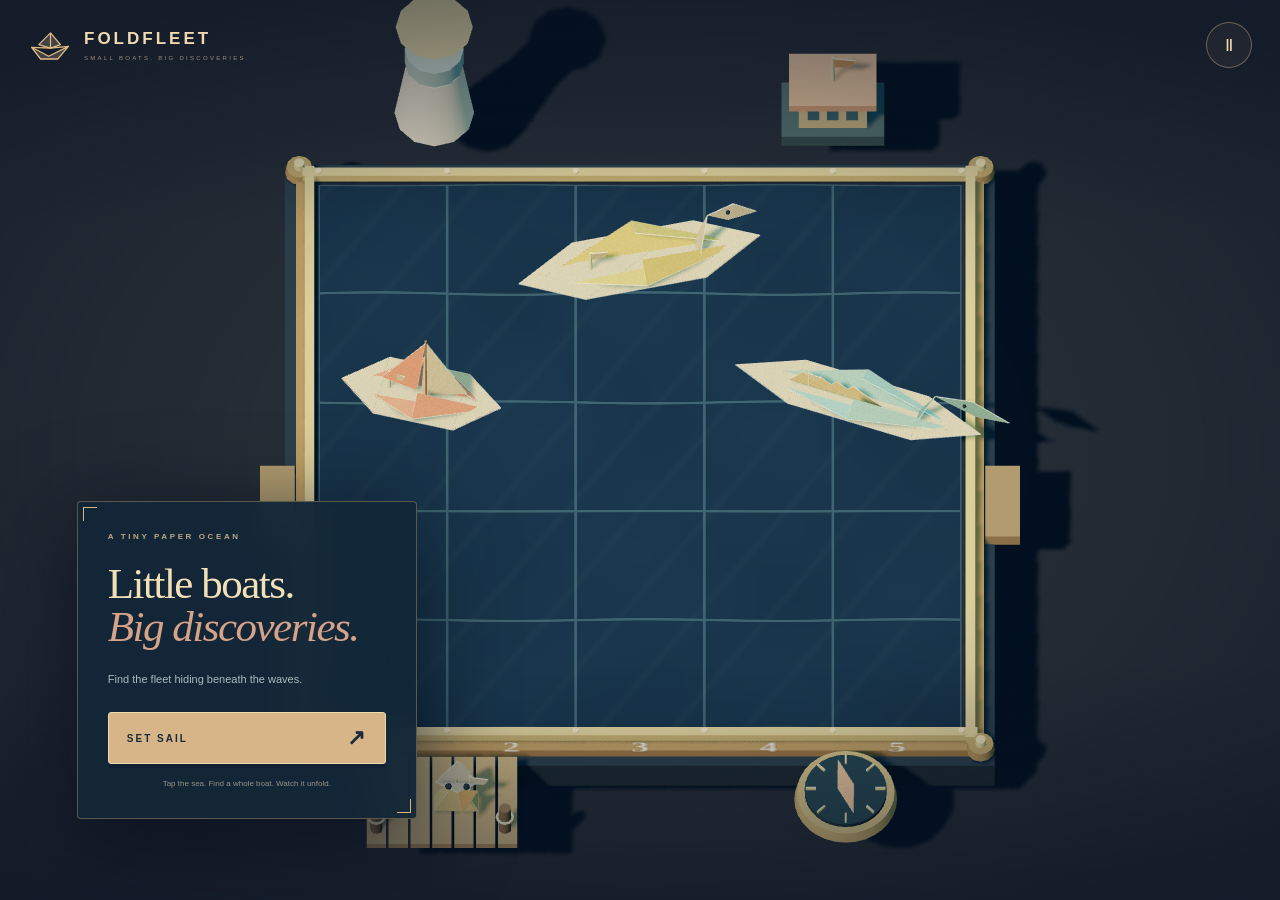
<file: index-source.html>
<!doctype html><html lang="en"><head><meta charset="utf-8"><meta name="viewport" content="width=device-width,initial-scale=1,viewport-fit=cover,user-scalable=no"><meta name="theme-color" content="#101c2f"><meta name="description" content="Find a lost fleet of tiny folded boats. Tap the sea, follow the folds, and watch a whole paper harbour come to life."><title>FOLDFLEET — Small boats, big discoveries</title><link rel="icon" href="icon.svg"><link rel="stylesheet" href="style.css"></head><body>
<main id="game"><canvas id="world" aria-label="A three dimensional paper harbour and hidden fleet chart"></canvas><div id="shadeArt"></div><div id="flash"></div><header><div class="brand"><svg viewBox="0 0 50 36" aria-hidden="true"><path d="m4 20 19 10 22-11-12 14H14Zm8-3 13-13 11 13-11 4Z"/><path d="M25 4v17M4 20l21 1 20-2"/></svg><span>FOLDFLEET<small>SMALL BOATS. BIG DISCOVERIES.</small></span></div><button id="pause" aria-label="Pause" class="iconButton">Ⅱ</button></header>
<section id="goal"><small id="place">THE LITTLE HARBOUR</small><div><h2 id="task">Find 2 paper boats</h2><span id="progressText">0 / 2</span></div></section><div id="hitGrid" aria-label="Search the sea chart" hidden></div><div id="toast" role="status"></div><div id="intro"><small id="introNumber">01</small><strong id="introName">First Light</strong></div>
<footer id="controls" hidden><div id="fleet" aria-label="Fleet progress"></div><button id="ping" aria-label="Sonar hint"><span>◎</span><b>PING</b><small id="charges">● ●</small></button><p id="hint">Tap a ripple. Follow the folds.</p></footer>
<section id="welcome" class="paperCard"><div class="eyebrow">A TINY PAPER OCEAN</div><h1>Little boats.<br><em>Big discoveries.</em></h1><p>Find the fleet hiding beneath the waves.</p><button id="play" class="primary">SET SAIL <span>↗</span></button><small>Tap the sea. Find a whole boat. Watch it unfold.</small></section>
<section id="result" class="paperCard" hidden><div class="eyebrow" id="resultCove">FIRST LIGHT</div><h1>All aboard.</h1><div id="rating">★★★</div><div class="resultStats"><span><b id="found">2</b>BOATS</span><span><b id="misses">0</b>WATER</span><span><b id="score">100</b>POINTS</span></div><p id="resultNote">A little fleet, beautifully found.</p><button id="next" class="primary">NEXT COVE <span>↗</span></button><button id="replay" class="textButton">One more voyage</button></section>
<div id="veil" hidden><section id="menu" class="paperCard"><div class="eyebrow">THE CHART ROOM</div><h1>A quiet harbour.</h1><div id="coveMenu"></div><div class="menuRow"><button id="sound">Sound on</button><span id="starCount">★ 0 / 18</span></div><div class="collection"><span>FLEET JOURNAL</span><div id="journal"></div></div><div id="seals"></div><p id="hostRewards" hidden></p><button id="resume" class="primary">BACK TO THE SEA <span>↗</span></button><button id="restart" class="textButton">Restart this cove</button><details><summary>How to play & credits</summary><p>Tap unsearched squares to find the whole paper fleet. A hit reveals a piece. Follow its neighbours to finish the boat. Finished boats reveal surrounding empty water. Two optional Pings reveal a helpful ripple. No timer or game-over penalty. Stars: finish, stay within the water budget, and use no Pings. Six / twelve stars unlock Coral / Gold seals.</p><p>Core adapted from Battleship by Harmeet Matharoo, MIT. Three.js, MIT. Original models, presentation and audio. Keyboard: Tab and Enter select tiles; Escape pauses.</p></details></section></div>
<section id="error" class="paperCard" hidden><h1>A small detour.</h1><p id="errorText">This harbour needs a current WebGL browser.</p><button class="primary" onclick="location.reload()">TRY AGAIN</button></section><noscript>This game requires JavaScript and WebGL.</noscript></main><script type="module" src="app.mjs"></script></body></html>
</file>
<file: style.css>
*{box-sizing:border-box;-webkit-tap-highlight-color:transparent}html,body{margin:0;width:100%;height:100%;overflow:hidden;background:#101c2f;color:#f4e6c8;font-family:Arial,Helvetica,sans-serif;overscroll-behavior:none}button{font:inherit;cursor:pointer;color:inherit;border:0;touch-action:manipulation}button:focus-visible,summary:focus-visible{outline:2px solid #f4ce88;outline-offset:3px}button:active{filter:brightness(1.2)}[hidden]{display:none!important}#game{position:relative;width:100%;height:100%;height:100dvh;isolation:isolate;overflow:hidden}#world{display:block;width:100%;height:100%;touch-action:none}#shadeArt{position:absolute;inset:0;pointer-events:none;background:radial-gradient(ellipse,transparent 43%,#080e1f66),linear-gradient(#09132460,transparent 25%,transparent 74%,#09132460)}header{position:absolute;top:max(22px,env(safe-area-inset-top));left:max(28px,env(safe-area-inset-left));right:max(28px,env(safe-area-inset-right));display:flex;align-items:center;justify-content:space-between;z-index:4}.brand{display:flex;align-items:center;gap:11px;font-size:17px;font-weight:700;letter-spacing:3px;color:#f0d8b0}.brand svg{width:45px;height:35px;fill:#b8aa8a44;stroke:#e2ba83;stroke-width:1.4;stroke-linejoin:round}.brand small{display:block;font-size:6px;letter-spacing:2.3px;margin-top:6px;font-weight:400;opacity:.6}.iconButton{background:#f0d8b00d;width:46px;height:46px;border:1px solid #d7bc8c66;border-radius:50%;backdrop-filter:blur(8px);font-size:17px;color:#f0d8b0}#goal{position:absolute;left:30px;top:105px;pointer-events:none;z-index:2}#goal small{font-size:8px;letter-spacing:2.5px;color:#c2bda9}#goal>div{display:flex;align-items:center;gap:18px;margin-top:6px}#goal h2{font:400 23px Georgia,serif;margin:0;letter-spacing:-.5px}#progressText{border-left:1px solid #d1bf9255;padding-left:15px;font-size:12px;color:#dbbf90}#hitGrid{position:absolute;inset:0;pointer-events:none;z-index:2}.cell{position:absolute;padding:0;pointer-events:auto;background:transparent;border:1px solid transparent;color:transparent;min-width:44px;min-height:44px;transform:translate(-50%,-50%);border-radius:5px;touch-action:manipulation}.cell:hover{background:#faf3d40c;border-color:#faf3d422}.cell:focus-visible{background:#faf3d420;outline-offset:-3px;outline:2px solid #f0cb89}.cell.hint{border-color:#f7ce87aa;box-shadow:inset 0 0 18px #f9d88b22,0 0 14px #efd49533;animation:soft 1.5s ease-in-out infinite}.cell.hint::after{content:'◎';position:absolute;inset:0;display:grid;place-items:center;color:#f1cf8b;font-size:26px;text-shadow:0 0 10px #ffdc98aa}.cell.near:not(:disabled){border-color:#e8b69d66;background:#f8d3a90a}.cell:disabled{pointer-events:none}#toast{position:absolute;left:50%;top:21%;transform:translate(-50%,8px);border:1px solid #f0d9ac77;background:#172f42ed;color:#f0d9ac;padding:10px 20px;font-family:Georgia,serif;font-style:italic;font-size:16px;border-radius:3px;opacity:0;transition:.2s;white-space:nowrap;z-index:4;pointer-events:none}#toast.show{opacity:1;transform:translate(-50%,0)}#intro{position:absolute;left:50%;top:45%;transform:translate(-50%,-50%);text-align:center;pointer-events:none;opacity:0;transition:opacity .35s;z-index:3}#intro.show{opacity:1}#intro small{display:block;font-size:10px;letter-spacing:5px;color:#e2bf83;margin-bottom:8px}#intro strong{font:italic 40px Georgia,serif;color:#f2dfb9;text-shadow:0 5px 30px #071321}#controls{position:absolute;bottom:max(27px,env(safe-area-inset-bottom));left:50%;transform:translateX(-50%);width:min(370px,92vw);display:flex;align-items:center;justify-content:center;gap:15px;z-index:3;pointer-events:none}#fleet{display:flex;gap:8px;pointer-events:none}.boatCard{height:67px;min-width:45px;padding:5px 5px 7px;border-top:1px solid #e3c59433;text-align:center;color:#c6b99b;transition:.3s}.boatCard svg{width:41px;height:31px;fill:#e3c59433;stroke:#bcae8e;stroke-width:1.2}.boatCard.done{color:#ffe2a6;border-color:#f3d29c}.boatCard.done svg{fill:#e3c59499;stroke:#ffe2a6}.pips{font-size:8px;letter-spacing:3px;white-space:nowrap;color:#5a7d87}.pips .lit{color:#ffdf9a}#ping{pointer-events:auto;background:#d6c08b0b;min-width:56px;height:68px;border:1px solid #c8b48666;border-radius:6px;padding:5px 9px;display:flex;flex-direction:column;align-items:center;gap:2px;backdrop-filter:blur(8px);box-shadow:0 4px 24px #0001}#ping>span{font-size:25px;line-height:27px;color:#e4c692}#ping b{font-size:7px;letter-spacing:2px}#ping small{font-size:6px;color:#8ed3d2;letter-spacing:3px}#ping:disabled{opacity:.4;cursor:default}#hint{position:absolute;top:74px;left:50%;transform:translateX(-50%);margin:0;color:#9eadae;font-size:9px;letter-spacing:.3px;white-space:nowrap}#flash{position:absolute;inset:0;pointer-events:none;background:#fff4d1;opacity:0;z-index:6}.paperCard{position:absolute;background:#122738f5;border:1px solid #b79a6870;color:#ead9b8;padding:30px;box-shadow:0 18px 90px #030b18aa;backdrop-filter:blur(16px);border-radius:4px}.paperCard::before,.paperCard::after{content:'';position:absolute;width:13px;height:13px;pointer-events:none;border:1px solid #d9b77d}.paperCard::before{top:5px;left:5px;border-bottom:0;border-right:0}.paperCard::after{bottom:5px;right:5px;border-top:0;border-left:0}.eyebrow{font-size:8px;letter-spacing:2.6px;font-weight:600;color:#bda884}h1{font:400 43px/.99 Georgia,serif;letter-spacing:-1.5px;margin:22px 0;color:#f3dfb8}h1 em{color:#d6a388;font-weight:400}p{font-size:11px;line-height:1.7;color:#aabcbf}.primary{display:flex;justify-content:space-between;align-items:center;gap:14px;background:#d7b589;color:#172b3b;min-height:49px;width:100%;padding:14px 18px;border:1px solid #f1d7ac;letter-spacing:2px;font-size:10px;font-weight:800;border-radius:3px;margin-top:23px;box-shadow:0 4px 0 #030e1822}.primary>span{font-size:22px;line-height:1}#welcome{left:6%;bottom:9%;width:340px}#welcome>small{display:block;margin-top:15px;font-size:8px;text-align:center;opacity:.6}#result{right:6%;bottom:7%;width:330px;text-align:center}#result h1{margin:14px 0;font-size:39px}#rating{color:#e7c590;font-size:37px;letter-spacing:7px;margin:12px 0}.resultStats{display:flex;justify-content:space-around}.resultStats span{font-size:8px;letter-spacing:2px;color:#a2adad}.resultStats b{display:block;color:#f0d7aa;font-size:21px;letter-spacing:0;margin:6px 0}#resultNote{font-family:Georgia,serif;font-style:italic;font-size:12px;margin:15px 0 0;color:#b9b6a4}.textButton{background:transparent;padding:14px 8px;min-height:44px;font-size:10px;color:#b5b8ac}#veil{position:absolute;inset:0;background:#06121edb;display:grid;place-items:center;backdrop-filter:blur(7px);z-index:10}#menu{position:relative;width:min(390px,92vw);max-height:91dvh;overflow:auto;padding:26px}#menu h1{font-size:31px;margin:14px 0 19px}#coveMenu{display:grid;grid-template-columns:repeat(3,1fr);gap:7px}#coveMenu button{background:#debd8220;border:1px solid #d6bd8240;min-height:54px;min-width:44px;border-radius:4px;font:italic 11px Georgia,serif;padding:10px 4px;color:#dfc79e}#coveMenu b{display:block;letter-spacing:3px;font:10px Arial,sans-serif;margin-top:6px;color:#d7b98b}#coveMenu button:disabled{opacity:.3;cursor:default}#coveMenu .current{border-color:#e6c696;background:#d8bb823d}.menuRow{display:flex;align-items:center;justify-content:space-between;margin:17px 0 0;font-size:11px}.menuRow button{min-height:44px;min-width:90px;border:1px solid #b8b48e44;background:#172f40;border-radius:3px;font-size:10px}.collection{border-top:1px solid #b8a57733;margin-top:18px;padding-top:13px;text-align:center}.collection>span{font-size:7px;letter-spacing:2px;color:#bda884}#journal{display:flex;justify-content:center;gap:20px;margin-top:9px}#journal svg{width:45px;height:34px;fill:#baa47855;stroke:#ead7b0;stroke-width:1.1;opacity:.25}#journal svg.found{opacity:1}#seals{display:flex;justify-content:center;gap:16px;margin-top:20px}#seals button{width:44px;height:44px;border-radius:50%;background:#e9d8ab;box-shadow:inset 0 0 0 4px #0001,0 0 0 1px #fff3;color:#24313a;font-size:15px}#seals .selected{outline:2px solid #f2d797;outline-offset:4px}#seals button:disabled{opacity:.25}#hostRewards{font-size:9px;text-align:center;color:#c8b291;margin-bottom:0}details{margin-top:12px;color:#b7b7a3;font-size:9px}details p{font-size:9px}#error{left:50%;top:50%;transform:translate(-50%,-50%);width:min(360px,91vw);z-index:20}#error h1{font-size:32px}#error p{overflow-wrap:anywhere}
@keyframes soft{50%{box-shadow:inset 0 0 22px #ffdc9a33,0 0 22px #edc98266;border-color:#ffe0a9}}
@media(max-width:600px){header{top:max(17px,env(safe-area-inset-top));left:18px;right:18px}.brand{font-size:14px;letter-spacing:2px;gap:7px}.brand svg{width:31px;height:30px}.brand small{font-size:5px;letter-spacing:1.5px}.iconButton{width:44px;height:44px}#goal{top:82px;left:20px}#goal small{font-size:7px;letter-spacing:2px}#goal h2{font-size:19px}#goal>div{gap:12px}#progressText{font-size:10px;padding-left:12px}#welcome{left:18px;bottom:22px;width:calc(100% - 36px);padding:23px}#welcome h1{font-size:36px;line-height:1.02;margin:14px 0}#welcome h1 br{display:none}#welcome h1 em{margin-left:6px}#welcome p{font-size:10px;margin:12px 0}.primary{margin-top:17px}#welcome>small{font-size:7px;margin-top:12px}#result{right:18px;left:18px;bottom:22px;width:auto;padding:23px}#result h1{font-size:34px}#result .primary{margin-top:17px}#toast{font-size:14px;top:23%}#intro strong{font-size:31px}#controls{bottom:max(34px,env(safe-area-inset-bottom));gap:12px}#controls .boatCard{min-width:38px;padding:5px 1px}#controls .boatCard svg{width:37px}#fleet{gap:4px}#ping{min-width:51px}#menu{padding:22px}}
@media(max-height:600px) and (max-width:600px){#goal{top:72px}#goal h2{font-size:17px}#goal small{font-size:6px}#controls{bottom:28px}.boatCard{height:55px}#controls .boatCard svg{height:26px}#ping{height:57px}#hint{top:62px;font-size:8px}#welcome{padding:20px;bottom:18px}#welcome h1{font-size:30px}#welcome p{margin:8px 0}#welcome .eyebrow{font-size:7px}#result{padding:18px;bottom:18px}#result h1{margin:9px 0}#rating{font-size:29px;margin:8px 0}}
@media(max-height:500px) and (min-width:601px){header{top:12px;left:17px;right:17px}.brand small{display:none}#goal{top:68px;left:20px}#goal h2{font-size:19px}#controls{left:auto;right:22px;transform:none;width:auto;bottom:32px;flex-direction:column}#fleet{gap:4px}.boatCard{min-width:32px;height:48px;padding:0}.boatCard svg{width:31px;height:23px}#ping{min-width:50px;height:58px}#hint{display:none}#welcome,#result{left:20px;right:auto;bottom:20px;width:290px;padding:20px}#welcome h1{font-size:33px;margin:13px 0}#welcome .primary{margin-top:15px}#result h1{font-size:31px;margin:8px 0}#rating{font-size:28px;margin:6px 0}.resultStats b{font-size:17px}#resultNote{font-size:11px;margin-top:10px}#result .primary{margin-top:12px}#intro strong{font-size:29px}}
@media(prefers-reduced-motion:reduce){*{animation:none!important;transition:none!important}}
</file>
